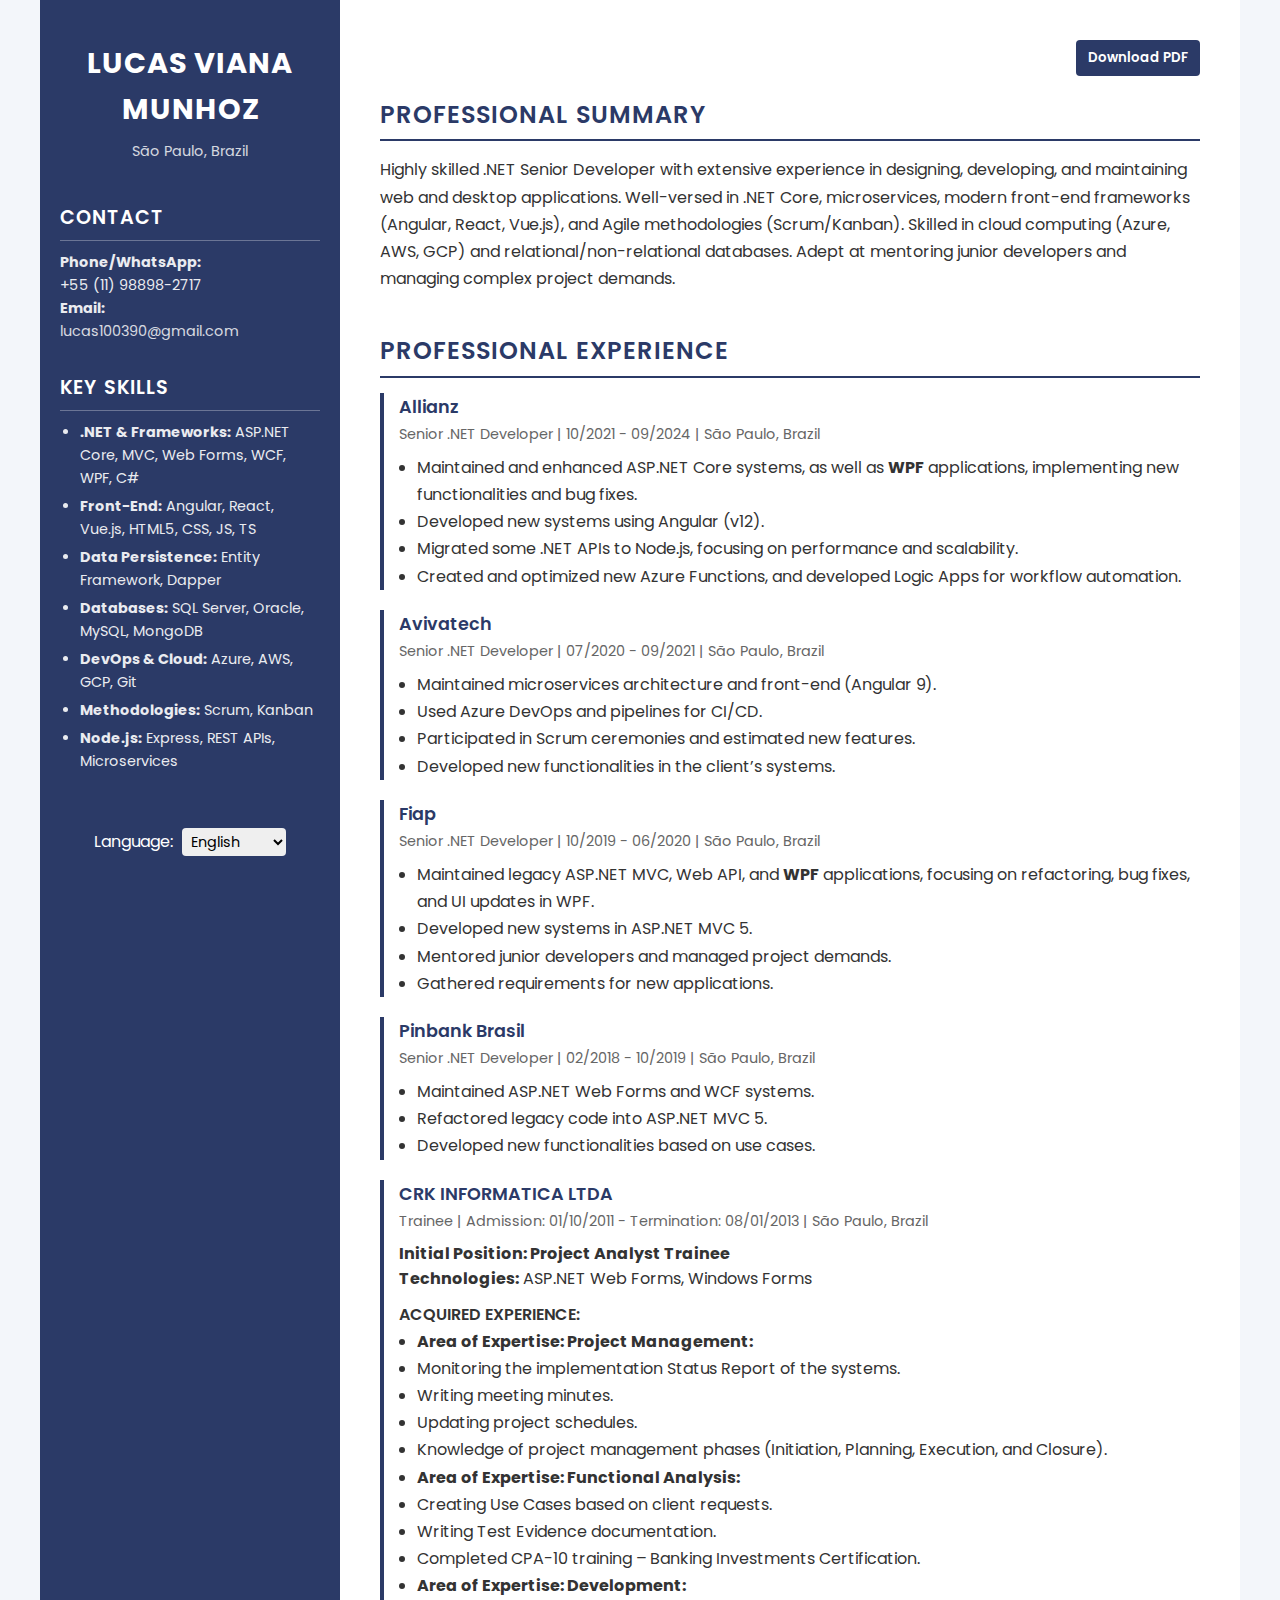
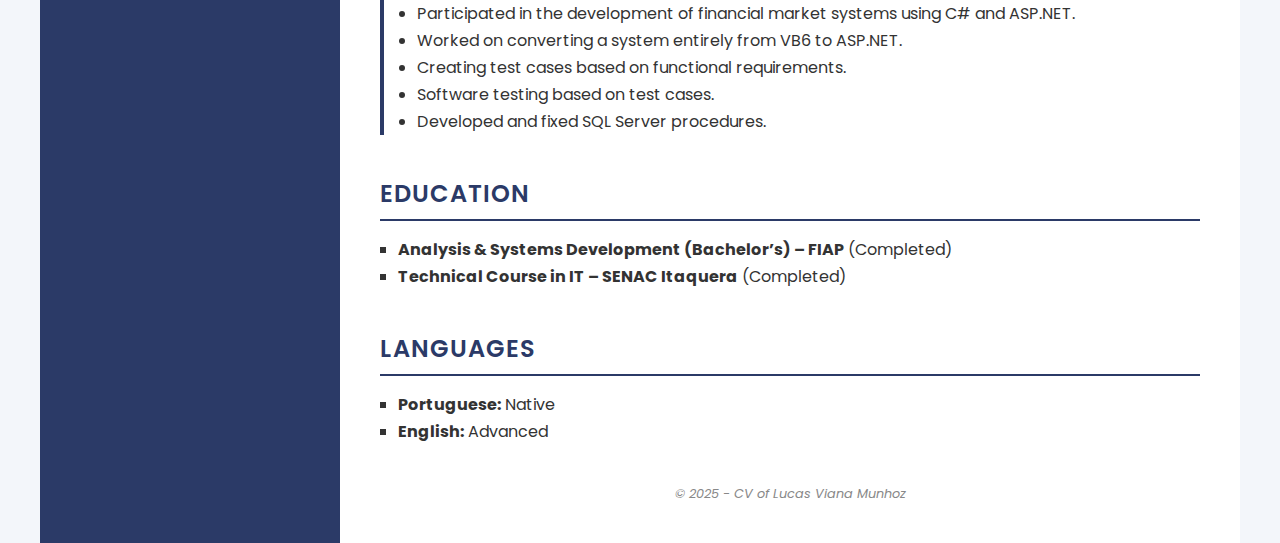
<file: index.html>
<!DOCTYPE html>
<html lang="en">
<head>
  <meta charset="UTF-8" />
  <title>CV - Lucas Viana Munhoz</title>
  <!-- Google Fonts -->
  <link rel="preconnect" href="https://fonts.gstatic.com" />
  <link
    href="https://fonts.googleapis.com/css2?family=Poppins:wght@300;400;600;700&display=swap"
    rel="stylesheet"
  />
  <style>
    /* RESET E FONTE */
    * {
      margin: 0;
      padding: 0;
      box-sizing: border-box;
      font-family: "Poppins", sans-serif;
    }

    body {
      background: #f3f6fa; /* cor de fundo suave */
      color: #333;
      line-height: 1.6;
    }

    /* CONTAINER GERAL */
    .container {
      display: flex;
      max-width: 1200px;
      margin: 0 auto;
      min-height: 100vh; /* ocupa altura total */
    }

    /* BARRA LATERAL (ESQUERDA) */
    .sidebar {
      width: 300px;
      background: #2b3a67; /* cor principal */
      color: #fff;
      padding: 40px 20px;
      display: flex;
      flex-direction: column;
      justify-content: start;
    }

    /* NOME E LOCALIZAÇÃO NO TOPO DA SIDEBAR */
    .profile-header {
      margin-bottom: 40px;
      text-align: center;
    }
    .profile-header h1 {
      font-size: 1.8rem;
      margin-bottom: 8px;
      text-transform: uppercase;
      letter-spacing: 1px;
      font-weight: 700;
    }
    .profile-header p {
      font-size: 0.9rem;
      opacity: 0.8;
    }

    /* CONTATO, HABILIDADES, ETC. NA SIDEBAR */
    .sidebar-section {
      margin-bottom: 30px;
    }
    .sidebar-section h2 {
      font-size: 1.2rem;
      margin-bottom: 10px;
      font-weight: 600;
      border-bottom: 1px solid rgba(255,255,255,0.3);
      padding-bottom: 6px;
      text-transform: uppercase;
      letter-spacing: 1px;
    }
    .sidebar-section p,
    .sidebar-section li,
    .sidebar-section a {
      font-size: 0.9rem;
      color: #fff; /* texto branco */
      opacity: 0.9;
    }
    .sidebar-section a {
      text-decoration: none;
      color: #fff;
    }
    .sidebar-section a:hover {
      text-decoration: underline;
    }
    .sidebar-section ul {
      list-style-type: disc;
      margin-left: 20px;
      margin-top: 10px;
    }
    .sidebar-section li {
      margin-bottom: 5px;
    }

    /* BOTÃO/SELECT DE IDIOMA NO RODAPÉ DA SIDEBAR */
    .lang-select {
      margin-top: 20px;
      text-align: center;
    }
    .lang-select label {
      margin-right: 5px;
    }
    .lang-select select {
      padding: 3px 5px;
      border-radius: 4px;
      border: none;
      font-size: 0.9rem;
      cursor: pointer;
    }

    /* ÁREA PRINCIPAL (DIREITA) */
    .main-content {
      flex: 1;
      background: #fff;
      padding: 40px;
      overflow-y: auto; /* scroll se precisar */
    }

    /* BOTÃO DE DOWNLOAD PDF (SIMPLES) */
    .download-section {
      text-align: right;
      margin-bottom: 20px;
    }
    .download-section button {
      background: #2b3a67;
      color: #fff;
      border: none;
      padding: 8px 12px;
      border-radius: 4px;
      cursor: pointer;
      font-weight: 600;
    }
    .download-section button:hover {
      background: #1e2b4a;
    }

    /* TÍTULOS DAS SESSÕES NO MAIN */
    .main-section {
      margin-bottom: 40px;
    }
    .main-section h2 {
      font-size: 1.5rem;
      font-weight: 600;
      margin-bottom: 15px;
      color: #2b3a67;
      text-transform: uppercase;
      letter-spacing: 1px;
      border-bottom: 2px solid #2b3a67;
      padding-bottom: 5px;
      margin-top: 10px;
    }

    /* SUMÁRIO PROFISSIONAL */
    .summary p {
      margin-top: 10px;
      line-height: 1.7;
    }

    /* EXPERIÊNCIA LISTADA EM CARDS SIMPLES */
    .experience-card {
      margin-bottom: 20px;
      border-left: 4px solid #2b3a67;
      padding-left: 15px;
    }
    .experience-card h3 {
      font-size: 1.1rem;
      font-weight: 600;
      color: #2b3a67;
      margin-bottom: 2px;
    }
    .experience-meta {
      font-size: 0.9rem;
      color: #666;
      margin-bottom: 8px;
    }
    .experience-card ul {
      margin-left: 18px;
      list-style-type: disc;
      line-height: 1.7;
    }

    /* EDUCAÇÃO & IDIOMAS */
    .education ul,
    .languages ul {
      list-style-type: square;
      margin-left: 18px;
      line-height: 1.7;
      margin-top: 10px;
    }

    /* RODAPÉ GERAL (FORA DA SIDEBAR) */
    .footer {
      margin-top: 40px;
      font-size: 0.8rem;
      text-align: center;
      color: #888;
      font-style: italic;
    }
    .footer p {
      line-height: 1.4;
    }

    /* BLOCO DE CONTATO QUE APARECE SÓ NO PDF */
    .contact-summary-print {
      display: none; /* escondido na tela normal */
      margin-bottom: 20px;
      padding: 20px;
      border-bottom: 2px solid #000;
    }
    .contact-summary-print h1 {
      font-size: 1.8rem;
      margin-bottom: 8px;
      text-transform: uppercase;
      letter-spacing: 1px;
      font-weight: 700;
    }
    .contact-summary-print p {
      font-size: 1rem;
      margin: 5px 0;
    }

    /* RESPONSIVO */
    @media (max-width: 900px) {
      .container {
        flex-direction: column;
      }
      .sidebar {
        width: 100%;
        flex-direction: row;
        align-items: start;
        justify-content: space-between;
        height: auto;
        padding: 20px;
      }
      .profile-header {
        text-align: left;
        margin-bottom: 0;
      }
      .sidebar-section {
        display: none; /* esconde, se quiser menu hamburguer etc. */
      }
      .lang-select {
        display: none; /* ou adequar responsivo */
      }
      .main-content {
        padding: 20px;
      }
    }

    .skills-summary-print {
        display: none;
    }

    /* APARÊNCIA NO PDF */
    @media print {
      /* Força fundo branco e texto escuro no PDF */
      body {
        background: #fff !important;
        color: #000 !important;
        -webkit-print-color-adjust: exact;
        print-color-adjust: exact;
      }
      @page {
        margin: 20mm;
      }
      /* Oculta a sidebar no PDF */
      .sidebar {
        display: none !important;
      }
      .container {
        display: block !important;
        width: 100% !important;
      }
      .main-content {
        width: 100% !important;
        padding: 0 20px !important;
      }
      .download-section {
        display: none !important;
      }
      /* Exibe o bloco de contato apenas no PDF */
      .contact-summary-print {
        display: block !important;
      }  
      .skills-summary-print {
            display: block !important;
            margin-bottom: 20px; /* se quiser espaçamento */
      }
    }
  </style>
</head>
<body>
  <div class="container">

    <!-- BARRA LATERAL ESQUERDA -->
    <aside class="sidebar">
      <!-- Cabeçalho (nome e localização) -->
      <div class="profile-header">
        <!-- Já em Inglês (padrão) -->
        <h1>Lucas Viana Munhoz</h1>
        <p id="text-location">São Paulo, Brazil</p>
      </div>

      <!-- Seção de Contato -->
      <div class="sidebar-section">
        <h2 id="text-contactTitle">Contact</h2>
        <p>
          <strong id="text-phoneLabel">Phone/WhatsApp:</strong><br />
          +55 (11) 98898-2717
        </p>
        <p>
          <strong id="text-emailLabel">Email:</strong><br />
          <a href="mailto:lucas100390@gmail.com">lucas100390@gmail.com</a>
        </p>
      </div>

      <!-- Seção de Skills -->
      <div class="sidebar-section skills">
        <h2 id="text-keySkillsTitle">Key Skills</h2>
        <ul id="text-keySkillsList">
          <!-- Incluí WPF junto ao .NET -->
          <li id="text-skill1">
            <strong>.NET &amp; Frameworks:</strong> ASP.NET Core, MVC, Web Forms, WCF, WPF, C#
          </li>
          <li id="text-skill2">
            <strong>Front-End:</strong> Angular, React, Vue.js, HTML5, CSS, JS, TS
          </li>
          <li id="text-skill3">
            <strong>Data Persistence:</strong> Entity Framework, Dapper
          </li>
          <li id="text-skill4">
            <strong>Databases:</strong> SQL Server, Oracle, MySQL, MongoDB
          </li>
          <li id="text-skill5">
            <strong>DevOps &amp; Cloud:</strong> Azure, AWS, GCP, Git
          </li>
          <li id="text-skill6">
            <strong>Methodologies:</strong> Scrum, Kanban
          </li>
          <!-- Criei um novo bullet para Node.js -->
          <li id="text-skill7">
            <strong>Node.js:</strong> Express, REST APIs, Microservices
          </li>
        </ul>
      </div>

      <!-- Selector de Idioma -->
      <div class="lang-select">
        <label for="langSwitcher">Language:</label>
        <select id="langSwitcher">
          <option value="en" selected>English</option>
          <option value="pt">Português</option>
        </select>
      </div>
    </aside>

    <!-- CONTEÚDO PRINCIPAL DIREITA -->
    <main class="main-content">
      <!-- Botão de Download PDF -->
      <section class="download-section">
        <button onclick="window.print()">Download PDF</button>
      </section>

      <!-- Bloco de contato só para PDF (inicialmente em inglês) -->
      <section class="contact-summary-print">
        <h1>Lucas Viana Munhoz</h1>
        <p><strong>Location:</strong> <span id="text-location-print">São Paulo, Brazil</span></p>
        <p><strong id="text-phoneLabel-print">Phone/WhatsApp:</strong> +55 (11) 98898-2717</p>
        <p><strong id="text-emailLabel-print">Email:</strong> lucas100390@gmail.com</p>
      </section>

      <section class="skills-summary-print">
        <h2 id="print-keySkillsTitle">Key Skills</h2>
        <ul id="print-keySkillsList">
          <li id="text-skill1">
            <strong>.NET &amp; Frameworks:</strong> ASP.NET Core, MVC, Web Forms, WCF, WPF, C#
          </li>
          <li id="text-skill2">
            <strong>Front-End:</strong> Angular, React, Vue.js, HTML5, CSS, JS, TS
          </li>
          <li id="text-skill3">
            <strong>Data Persistence:</strong> Entity Framework, Dapper
          </li>
          <li id="text-skill4">
            <strong>Databases:</strong> SQL Server, Oracle, MySQL, MongoDB
          </li>
          <li id="text-skill5">
            <strong>DevOps &amp; Cloud:</strong> Azure, AWS, GCP, Git
          </li>
          <li id="text-skill6">
            <strong>Methodologies:</strong> Scrum, Kanban
          </li>
          <li id="text-skill7">
            <strong>Node.js:</strong> Express, REST APIs, Microservices
          </li>
        </ul>
      </section>

      <!-- Resumo Profissional (em inglês) -->
      <section class="main-section summary">
        <h2 id="text-summaryTitle">Professional Summary</h2>
        <p id="text-summaryContent">
          Highly skilled .NET Senior Developer with extensive experience in designing,
          developing, and maintaining web and desktop applications. Well-versed in
          .NET Core, microservices, modern front-end frameworks (Angular, React, Vue.js),
          and Agile methodologies (Scrum/Kanban). Skilled in cloud computing (Azure, AWS,
          GCP) and relational/non-relational databases. Adept at mentoring junior developers
          and managing complex project demands.
        </p>
      </section>

      <!-- EXPERIÊNCIA PROFISSIONAL -->
      <section class="main-section">
        <h2 id="text-experienceTitle">Professional Experience</h2>

        <!-- ALLIANZ (HTML base em inglês) -->
        <div class="experience-card">
            <h3>Allianz</h3>
            <div class="experience-meta" id="text-allianzMeta">
              Senior .NET Developer | 10/2021 - 09/2024 | São Paulo, Brazil
            </div>
            <ul>
              <li id="text-allianz1">
                Maintained and enhanced ASP.NET Core systems, as well as <strong>WPF</strong> applications, implementing new functionalities and bug fixes.
              </li>
              <li id="text-allianz2">
                Developed new systems using Angular (v12).
              </li>
              <li id="text-allianz3">
                Migrated some .NET APIs to Node.js, focusing on performance and scalability.
              </li>
              <li id="text-allianz4">
                Created and optimized new Azure Functions, and developed Logic Apps for workflow automation.
              </li>
            </ul>
          </div>

        <!-- AVIVATECH -->
        <div class="experience-card">
          <h3>Avivatech</h3>
          <div class="experience-meta" id="text-avivatechMeta">
            Senior .NET Developer | 07/2020 - 09/2021 | São Paulo, Brazil
          </div>
          <ul>
            <li id="text-avivatech1">Maintained microservices architecture and front-end (Angular 9).</li>
            <li id="text-avivatech2">Used Azure DevOps and pipelines for CI/CD.</li>
            <li id="text-avivatech3">Participated in Scrum ceremonies and estimated new features.</li>
            <li id="text-avivatech4">Developed new functionalities in the client’s systems.</li>
          </ul>
        </div>

        <!-- FIAP -->
        <div class="experience-card">
            <h3>Fiap</h3>
            <div class="experience-meta" id="text-fiapMeta">
              Senior .NET Developer | 10/2019 - 06/2020 | São Paulo, Brazil
            </div>
            <ul>
              <li id="text-fiap1">
                Maintained legacy ASP.NET MVC, Web API, and <strong>WPF</strong> applications, 
                focusing on refactoring, bug fixes, and UI updates in WPF.
              </li>
              <li id="text-fiap2">
                Developed new systems in ASP.NET MVC 5.
              </li>
              <li id="text-fiap3">
                Mentored junior developers and managed project demands.
              </li>
              <li id="text-fiap4">
                Gathered requirements for new applications.
              </li>
            </ul>
          </div>

        <!-- PINBANK -->
        <div class="experience-card">
          <h3>Pinbank Brasil</h3>
          <div class="experience-meta" id="text-pinbankMeta">
            Senior .NET Developer | 02/2018 - 10/2019 | São Paulo, Brazil
          </div>
          <ul>
            <li id="text-pinbank1">Maintained ASP.NET Web Forms and WCF systems.</li>
            <li id="text-pinbank2">Refactored legacy code into ASP.NET MVC 5.</li>
            <li id="text-pinbank3">Developed new functionalities based on use cases.</li>
          </ul>
        </div>

        <!-- ... (demais experiências, todas em inglês no HTML base) ... -->

        <!-- CRK INFORMÁTICA -->
        <div class="experience-card">
            <h3>CRK INFORMATICA LTDA</h3>
            <div class="experience-meta" id="text-crkDataRange">
               Trainee | Admission: 01/10/2011 - Termination: 08/01/2013 | São Paulo, Brazil
            </div>
            <p>
              <strong id="text-crkPosition">Initial Position: Project Analyst Trainee</strong>
            </p>
            <p id="text-crkTechStack" >
              <strong>Technologies:</strong> ASP.NET Web Forms, Windows Forms
            </p>
            <p style="margin-top:10px; font-weight:600;" id="text-crkExpTitle">
              ACQUIRED EXPERIENCE:
            </p>
            <ul id="text-crkResponsibilities">
              <li styles="font-weight:bolder;"><strong>Area of Expertise: Project Management:</strong></li>
              <li>Monitoring the implementation Status Report of the systems.</li>
              <li>Writing meeting minutes.</li>
              <li>Updating project schedules.</li>
              <li>Knowledge of project management phases (Initiation, Planning, Execution, and Closure).</li>
              <li styles="font-weight:bolder;"><strong>Area of Expertise: Functional Analysis:</strong></li>
              <li>Creating Use Cases based on client requests.</li>
              <li>Writing Test Evidence documentation.</li>
              <li>Completed CPA-10 training – Banking Investments Certification.</li>
              <li styles="font-weight:bolder;"><strong>Area of Expertise: Development:</strong></li>
              <li>Participated in the development of financial market systems using C# and ASP.NET.</li>
              <li>Worked on converting a system entirely from VB6 to ASP.NET.</li>
              <li>Creating test cases based on functional requirements.</li>
              <li>Software testing based on test cases.</li>
              <li>Developed and fixed SQL Server procedures.</li>
            </ul>
          </div>
      </section>

      <!-- EDUCAÇÃO (EM INGLÊS) -->
      <section class="main-section education">
        <h2 id="text-educationTitle">Education</h2>
        <ul id="text-educationList">
          <li><strong>Analysis &amp; Systems Development (Bachelor’s) – FIAP</strong> (Completed)</li>
          <li><strong>Technical Course in IT – SENAC Itaquera</strong> (Completed)</li>
        </ul>
      </section>

      <!-- IDIOMAS (EM INGLÊS) -->
      <section class="main-section languages">
        <h2 id="text-languagesTitle">Languages</h2>
        <ul id="text-languagesList">
          <li><strong>Portuguese:</strong> Native</li>
          <li><strong>English:</strong> Advanced</li>
        </ul>
      </section>

      <!-- RODAPÉ GERAL -->
      <div class="footer">
        <p id="text-footer">© 2025 - CV of Lucas Viana Munhoz </p>
      </div>
    </main>
  </div>

  <!-- SCRIPT DE TRADUÇÃO SIMPLES -->
  <script>
    // Objeto com traduções EN e PT
    const translations = {
      en: {
        // Localização
        "text-location": "São Paulo, Brazil",
        // Para o bloco de contato do PDF
        "text-location-print": "São Paulo, Brazil",
        "text-phoneLabel-print": "Phone/WhatsApp:",
        "text-emailLabel-print": "Email:",

        // Contato e labels básicos
        "text-contactTitle": "Contact",
        "text-phoneLabel": "Phone/WhatsApp:",
        "text-emailLabel": "Email:",
        "text-summaryTitle": "Professional Summary",
        "text-summaryContent":
        "Highly skilled .NET Senior Developer with extensive experience in designing, "+
        "developing, and maintaining web and desktop applications. Well-versed in "+
        ".NET Core, microservices, modern front-end frameworks (Angular, React, Vue.js), "+
        "and Agile methodologies (Scrum/Kanban). Skilled in cloud computing (Azure, AWS, "+
        "GCP) and relational/non-relational databases. Adept at mentoring junior developers "+
        "and managing complex project demands. Interested in opportunities to leverage "+
        "expertise in Europe.",
        "text-keySkillsTitle": "Key Skills",
        "text-skill1": ".NET & Frameworks: ASP.NET Core, MVC, Web Forms, WCF, WPF, C#",
        "text-skill2": "Front-End: Angular, React, Vue.js, HTML5, CSS, JavaScript, TypeScript",
        "text-skill3": "Data Persistence: Entity Framework, Dapper",
        "text-skill4": "Databases: SQL Server, Oracle, MySQL, MongoDB",
        "text-skill5": "DevOps & Cloud: Azure, AWS, GCP, Git",
        "text-skill6": "Methodologies: Scrum, Kanban",
        "text-skill7": "Node.js: Express, REST APIs, Microservices",
        "text-experienceTitle": "Professional Experience",
        "text-educationTitle": "Education",
        "text-languagesTitle": "Languages",
        "text-footer": "© 2025 - CV of Lucas Viana Munhoz",

        // Allianz
        "text-allianzMeta": "Senior .NET Developer | 07/2020 - 09/2024 | São Paulo, Brazil",
        "text-allianz1": "  Maintained and enhanced ASP.NET Core systems, as well as <strong>WPF</strong> applications, implementing new functionalities and bug fixes.",
        "text-allianz2": "Developed new systems using Angular (v12).",
        "text-allianz3": "Created and optimized new Azure Functions.",
        "text-allianz4": "Developed Logic Apps for workflow automation.",

        // Avivatech
        "text-avivatechMeta": "Senior .NET Developer | 07/2020 - 09/2021 | São Paulo, Brazil",
        "text-avivatech1": "Maintained microservices architecture and front-end (Angular 9).",
        "text-avivatech2": "Used Azure DevOps and pipelines for CI/CD.",
        "text-avivatech3": "Participated in Scrum ceremonies and estimated new features.",
        "text-avivatech4": "Developed new functionalities in the client’s systems.",

        // Fiap
        "text-fiapMeta": "Senior .NET Developer | 10/2019 - 06/2020 | São Paulo, Brazil",
        "text-fiap1": "Maintained legacy ASP.NET MVC, Web API, and <strong>WPF</strong> applications, focusing on refactoring, bug fixes, and UI updates in WPF.",
        "text-fiap2": "Developed new systems in ASP.NET MVC 5.",
        "text-fiap3": "Mentored junior developers and managed project demands.",
        "text-fiap4": "Gathered requirements for new applications.",

        // Pinbank
        "text-pinbankMeta": "Senior .NET Developer | 02/2018 - 10/2019 | São Paulo, Brazil",
        "text-pinbank1": "Maintained ASP.NET Web Forms and WCF systems.",
        "text-pinbank2": "Refactored legacy code into ASP.NET MVC 5.",
        "text-pinbank3": "Developed new functionalities based on use cases.",

        // Ness
        "text-nessMeta": "Mid-Level .NET Developer | 07/2017 - 08/2018 | São Paulo, Brazil",
        "text-ness1": "Developed systems for healthcare (Fidi, Alliar) and education (Enem, Encceja).",
        "text-ness2": "Created services to optimize tasks.",
        "text-ness3": "Worked with Angular 9, React Native, ASP.NET MVC, and DDD patterns.",

        // Kraft
        "text-kraftMeta": "Senior .NET Developer | 11/2016 - 07/2017 | São Paulo, Brazil",
        "text-kraft1": "Developed Cinemark media management platform (ASP.NET MVC).",
        "text-kraft2": "Gathered requirements with clients for new demands.",
        "text-kraft3": "Created WCF services and relevant documentation.",

        // Atacado
        "text-atacadoMeta": "Senior .NET Developer | 04/2016 - 11/2016 | São Paulo, Brazil",
        "text-atacado1": "Maintained and enhanced e-commerce platform.",
        "text-atacado2": "Integrated MOIP payment API.",
        "text-atacado3": "Developed services for daily database updates.",

        // Capgemini
        "text-capgeminiMeta": "Senior .NET Developer | 01/2016 - 04/2016 | São Paulo, Brazil",
        "text-capgemini1": "Developed custom software for the Fire Department using ASP.NET MVC.",
        "text-capgemini2": "Worked with CSS, JavaScript, jQuery for front-end interfaces.",
        "text-capgemini3": "Implemented Domain-Driven Design and use-case driven development.",

        // SA365
        "text-sa365Meta": "Development Intern | 08/2015 - 01/2016 | São Paulo, Brazil",
        "text-sa3651": "Created new websites using ASP.NET MVC.",
        "text-sa3652": "Maintained sites built in PHP and Ruby.",
        "text-sa3653": "Updated C# web content.",

        // Imagem
        "text-imagemMeta": "Mid-Level Web Developer | 07/2014 - 07/2015 | São Paulo, Brazil",
        "text-imagem1": "Created newsletters and new websites using ASP.NET MVC.",
        "text-imagem2": "Modified web content in C#.",
        "text-imagem3": "Maintained legacy ASP code.",

        // Nextt
        "text-nexttMeta": "Development Intern | 12/2013 - 07/2014 | São Paulo, Brazil",
        "text-nextt1": "Fixed bugs in existing systems.",
        "text-nextt2": "Developed a demand-control system using ASP.NET Web Forms.",

        // CRK
        "text-crkDataRange": "Trainee | Admission: 01/10/2011 - Termination: 08/01/2013 | São Paulo, Brazil",
        "text-crkPosition": "Initial Position: Project Analyst Trainee",
        "text-crkTechStack": "Technologies: ASP.NET Web Forms, Windows Forms",
        "text-crkExpTitle": "ACQUIRED EXPERIENCE:",
        "crk1": "Area of Expertise: Project Management:",
        "crk2": "Monitoring the implementation Status Report of the systems.",
        "crk3": "Writing meeting minutes.",
        "crk4": "Updating project schedules.",
        "crk5": "Knowledge of project management phases (Initiation, Planning, Execution, and Closure).",
        "crk6": "Area of Expertise: Functional Analysis:",
        "crk7": "Creating Use Cases based on client requests.",
        "crk8": "Writing Test Evidence documentation.",
        "crk9": "Completed CPA-10 training – Banking Investments Certification.",
        "crk10": "Area of Expertise: Development:",
        "crk11": "Participated in the development of financial market systems using C# and ASP.NET.",
        "crk12": "Worked on converting a system entirely from VB6 to ASP.NET.",
        "crk13": "Creating test cases based on functional requirements.",
        "crk14": "Software testing based on test cases.",
        "crk15": "Developed and fixed SQL Server procedures."
      },
      pt: {
        // Localização
        "text-location": "São Paulo, Brasil",
        // Para o bloco de contato do PDF
        "text-location-print": "São Paulo, Brasil",
        "text-phoneLabel-print": "Telefone/WhatsApp:",
        "text-emailLabel-print": "Email:",

        // Contato e labels básicos
        "text-contactTitle": "Contato",
        "text-phoneLabel": "Telefone/WhatsApp:",
        "text-emailLabel": "Email:",
        "text-summaryTitle": "Resumo Profissional",
        "text-summaryContent":
          "Desenvolvedor .NET Sênior altamente qualificado, com ampla experiência em "+
          "projetar, desenvolver e manter aplicações web e desktop. Domínio em "+
          ".NET Core, microsserviços e frameworks front-end modernos (Angular, React, Vue.js), "+
          "além de metodologias ágeis (Scrum/Kanban). Experiência em computação em nuvem "+
          "(Azure, AWS, GCP) e bancos de dados relacionais e não relacionais. Hábil em mentorar "+
          "desenvolvedores juniores e gerenciar demandas de projetos complexos",
        "text-keySkillsTitle": "Principais Competências",
        // Skills
        "text-skill1": ".NET & Frameworks: ASP.NET Core, MVC, Web Forms, WCF, WPF, C#",
        "text-skill2": "Front-End: Angular, React, Vue.js, HTML5, CSS, JavaScript, TypeScript",
        "text-skill3": "Persistência de Dados: Entity Framework, Dapper",
        "text-skill4": "Bancos de Dados: SQL Server, Oracle, MySQL, MongoDB",
        "text-skill5": "DevOps & Nuvem: Azure, AWS, GCP, Git",
        "text-skill6": "Metodologias: Scrum, Kanban",
        "text-skill7": "Node.js: Express, REST APIs, Microsserviços",
        "text-experienceTitle": "Experiência Profissional",
        "text-educationTitle": "Formação",
        "text-languagesTitle": "Idiomas",
        "text-footer": "© 2025 - CV de Lucas Viana Munhoz ",

        // Allianz
        "text-allianzMeta": "Desenvolvedor .NET Sênior | 07/2020 - 09/2024 | São Paulo, Brasil",
        "text-allianz1": "Realizou manutenção e aprimoramentos em sistemas ASP.NET Core.",
        "text-allianz2": "Desenvolveu novos sistemas utilizando Angular (v12).",
        "text-allianz3": "Criou e otimizou novas Azure Functions.",
        "text-allianz4": "Desenvolveu Logic Apps para automação de fluxos de trabalho.",

        // Avivatech
        "text-avivatechMeta": "Desenvolvedor .NET Sênior | 07/2020 - 09/2021 | São Paulo, Brasil",
        "text-avivatech1": "Manteve arquitetura de microsserviços e front-end (Angular 9).",
        "text-avivatech2": "Utilizou Azure DevOps e pipelines para CI/CD.",
        "text-avivatech3": "Participou de cerimônias Scrum e estimou novas funcionalidades.",
        "text-avivatech4": "Desenvolveu novas funcionalidades nos sistemas do cliente.",

        // Fiap
        "text-fiapMeta": "Desenvolvedor .NET Sênior | 10/2019 - 06/2020 | São Paulo, Brasil",
        "text-fiap1": "Manteve aplicações legadas em ASP.NET MVC, Web API e <strong>WPF</strong>, com foco em refatoração, correções de bugs e atualizações de interface em WPF.",
        "text-fiap2": "Desenvolveu novos sistemas em ASP.NET MVC 5.",
        "text-fiap3": "Mentorou desenvolvedores juniores e gerenciou demandas de projeto.",
        "text-fiap4": "Levantou requisitos para novas aplicações.",

        // Pinbank
        "text-pinbankMeta": "Desenvolvedor .NET Sênior | 02/2018 - 10/2019 | São Paulo, Brasil",
        "text-pinbank1": "Manteve sistemas ASP.NET Web Forms e WCF.",
        "text-pinbank2": "Refatorou código legado para ASP.NET MVC 5.",
        "text-pinbank3": "Desenvolveu novas funcionalidades com base em casos de uso.",

        // Ness
        "text-nessMeta": "Desenvolvedor .NET Pleno | 07/2017 - 08/2018 | São Paulo, Brasil",
        "text-ness1": "Desenvolveu sistemas para saúde (Fidi, Alliar) e educação (Enem, Encceja).",
        "text-ness2": "Criou serviços para otimizar tarefas.",
        "text-ness3": "Trabalhou com Angular 9, React Native, ASP.NET MVC e padrões DDD.",

        // Kraft
        "text-kraftMeta": "Desenvolvedor .NET Sênior | 11/2016 - 07/2017 | São Paulo, Brasil",
        "text-kraft1": "Desenvolveu plataforma de gestão de mídias para Cinemark (ASP.NET MVC).",
        "text-kraft2": "Alinhou requisitos com clientes para novas demandas.",
        "text-kraft3": "Criou serviços WCF e documentação relevante.",

        // Atacado
        "text-atacadoMeta": "Desenvolvedor .NET Sênior | 04/2016 - 11/2016 | São Paulo, Brasil",
        "text-atacado1": "Manteve e aprimorou plataforma de e-commerce.",
        "text-atacado2": "Integração da API de pagamento MOIP.",
        "text-atacado3": "Desenvolveu serviços para atualizações diárias de banco de dados.",

        // Capgemini
        "text-capgeminiMeta": "Desenvolvedor .NET Sênior | 01/2016 - 04/2016 | São Paulo, Brasil",
        "text-capgemini1": "Desenvolveu software sob medida para o Corpo de Bombeiros em ASP.NET MVC.",
        "text-capgemini2": "Trabalhou com CSS, JavaScript e jQuery no front-end.",
        "text-capgemini3": "Implementou Design Orientado a Domínio e desenvolvimento guiado por casos de uso.",

        // SA365
        "text-sa365Meta": "Estagiário de Desenvolvimento | 08/2015 - 01/2016 | São Paulo, Brasil",
        "text-sa3651": "Criou novos sites usando ASP.NET MVC.",
        "text-sa3652": "Manteve sites em PHP e Ruby.",
        "text-sa3653": "Atualizou conteúdo web em C#.",

        // Imagem
        "text-imagemMeta": "Desenvolvedor Web Pleno | 07/2014 - 07/2015 | São Paulo, Brasil",
        "text-imagem1": "Criou newsletters e novos sites em ASP.NET MVC.",
        "text-imagem2": "Alterou conteúdo web em C#.",
        "text-imagem3": "Manteve código legado em ASP.",

        // Nextt
        "text-nexttMeta": "Estagiário de Desenvolvimento | 12/2013 - 07/2014 | São Paulo, Brasil",
        "text-nextt1": "Corrigiu bugs em sistemas existentes.",
        "text-nextt2": "Desenvolveu sistema de controle de demandas em ASP.NET Web Forms.",

        // CRK
        "text-crkDataRange": "Trainee | Admissão: 01/10/2011 - Término: 08/01/2013 | São Paulo, Brasil",
        "text-crkPosition": "Posição Inicial: Trainee de Analista de Projetos",
        "text-crkTechStack": "Tecnologias: ASP.NET Web Forms, Windows Forms",
        "text-crkExpTitle": "EXPERIÊNCIA ADQUIRIDA:",
        "crk1": "Área de Atuação: Gestão de Projetos:",
        "crk2": "Monitorando o Status Report de implantação dos sistemas.",
        "crk3": "Elaboração de atas de reunião.",
        "crk4": "Atualização de cronogramas de projeto.",
        "crk5": "Conhecimentos das fases de gerenciamento de projetos (Iniciação, Planejamento, Execução e Encerramento).",
        "crk6": "Área de Atuação: Análise Funcional:",
        "crk7": "Criação de Casos de Uso baseados em solicitações de clientes.",
        "crk8": "Elaboração de documentação de Evidência de Teste.",
        "crk9": "Curso CPA-10 – Certificação de Investimentos Bancários concluído.",
        "crk10": "Área de Atuação: Desenvolvimento:",
        "crk11": "Participação no desenvolvimento de sistemas para o mercado financeiro utilizando C# e ASP.NET.",
        "crk12": "Conversão de um sistema inteiro de VB6 para ASP.NET.",
        "crk13": "Criação de casos de teste baseados em requisitos funcionais.",
        "crk14": "Testes de software baseados em casos de teste.",
        "crk15": "Desenvolvimento e correção de procedures em SQL Server."
      }
    };

    function switchLanguage(lang) {
      // 1) Trocar conteúdo para todos os IDs mapeados
      for (const key in translations[lang]) {
        const element = document.getElementById(key);
        if (element) {
          element.textContent = translations[lang][key];
        }
      }

 
      const crkItems = [
        "crk1","crk2","crk3","crk4","crk5","crk6","crk7","crk8","crk9","crk10",
        "crk11","crk12","crk13","crk14","crk15"
      ];
      const crkUl = document.getElementById("text-crkResponsibilities");
      if (crkUl) {
        const liElements = crkUl.querySelectorAll("li");
        liElements.forEach((li, index) => {
          if (index < crkItems.length) {
            li.textContent = translations[lang][crkItems[index]];
          }
        });
      }

      // 3) Sincronizar dados de contato no PDF
      const locationPrint = document.getElementById("text-location-print");
      const phoneLabelPrint = document.getElementById("text-phoneLabel-print");
      const emailLabelPrint = document.getElementById("text-emailLabel-print");
      if (locationPrint && translations[lang]["text-location-print"]) {
        locationPrint.textContent = translations[lang]["text-location-print"];
      }
      if (phoneLabelPrint && translations[lang]["text-phoneLabel-print"]) {
        phoneLabelPrint.textContent = translations[lang]["text-phoneLabel-print"];
      }
      if (emailLabelPrint && translations[lang]["text-emailLabel-print"]) {
        emailLabelPrint.textContent = translations[lang]["text-emailLabel-print"];
      }
    }

 
    document.getElementById("langSwitcher").addEventListener("change", function () {
      switchLanguage(this.value);
    });
 
  </script>
</body>
</html>
</file>
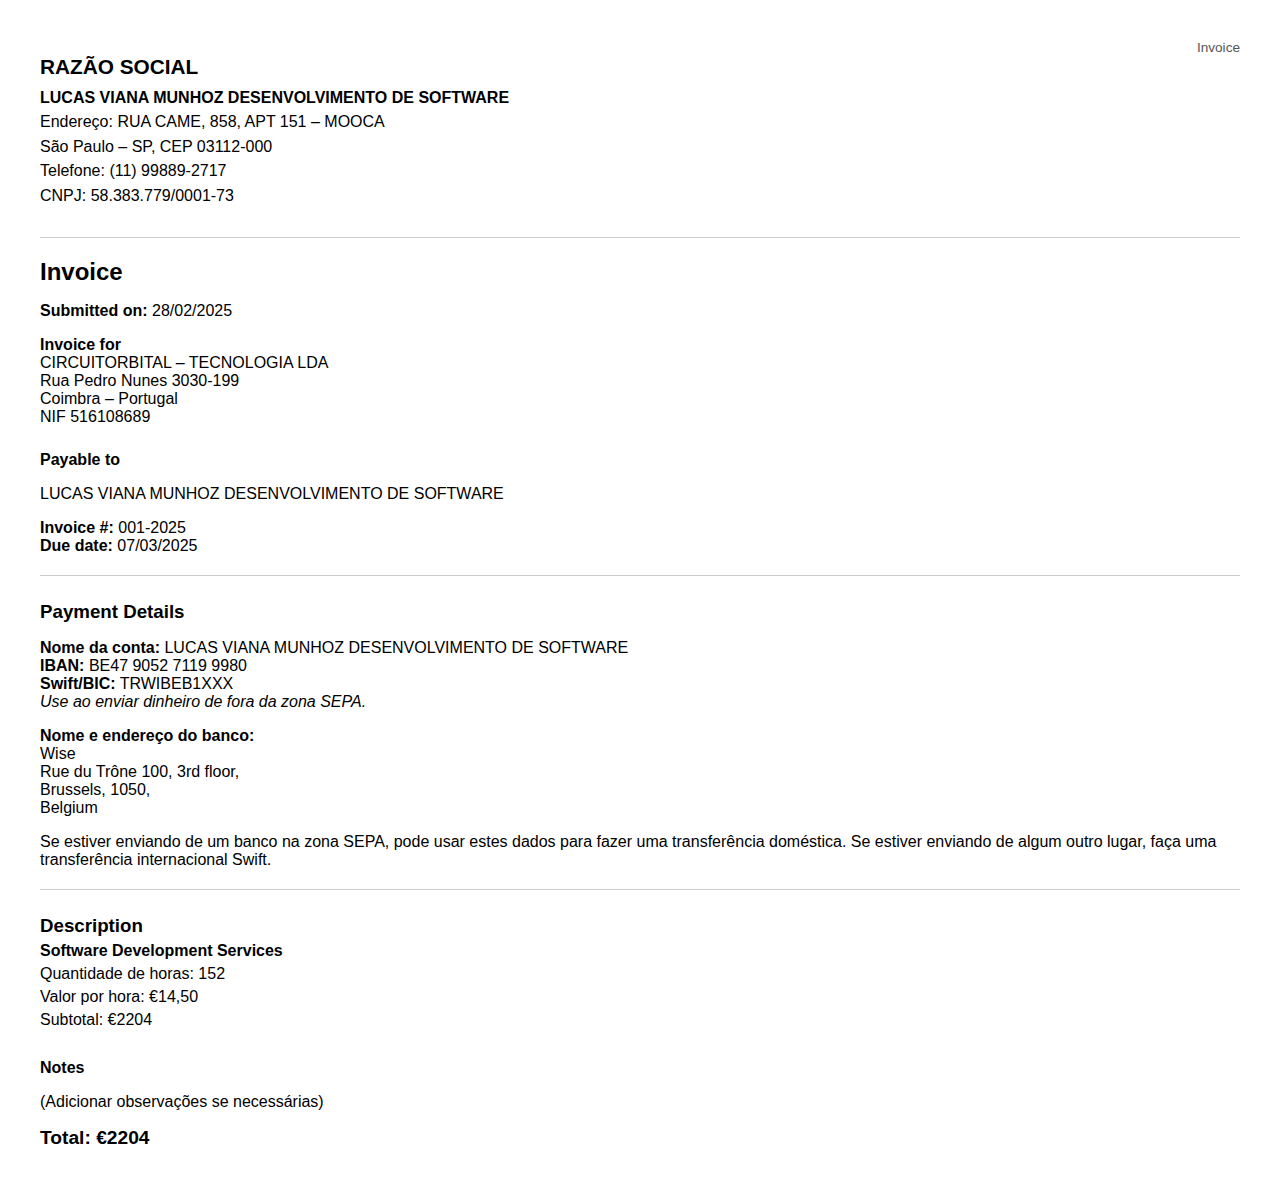
<file: invoice.html>
<!DOCTYPE html>
<html lang="pt-BR">
<head>
  <meta charset="UTF-8">
  <title>Invoice #002-2025</title>

  <style>
    body {
      font-family: Arial, sans-serif;
      margin: 40px;
      color: #000;
    }

    h1, h2, h3, h4, h5, h6 {
      margin: 0;
      padding: 0;
    }

    hr {
      border: none;
      border-top: 1px solid #ccc;
      margin: 20px 0;
    }

    .invoice-header {
      margin-bottom: 30px;
    }

    .invoice-header h1 {
      font-size: 1.3rem;
      font-weight: bold;
      margin-bottom: 8px;
    }

    .invoice-header p {
      margin: 2px 0;
      line-height: 1.4;
    }

    .section-title {
      font-weight: bold;
      margin-bottom: 5px;
      margin-top: 25px;
    }

    .field-label {
      font-weight: bold;
    }

    .description-section {
      margin-top: 15px;
    }

    .description-section p {
      margin: 5px 0;
    }

    .total-section {
      margin-top: 30px;
    }

    .total-section h3 {
      font-size: 1.2rem;
      margin-top: 10px;
    }

    /* Pequeno cabeçalho lateral para data/hora no canto superior esquerdo */
    .top-left-info {
      font-size: 0.85rem;
      color: #555;
      float: left;
    }
    .top-right-title {
      float: right;
      font-size: 0.85rem;
      color: #555;
    }

    /* Limpar floats */
    .clearfix::after {
      content: "";
      display: table;
      clear: both;
    }
  </style>
</head>
<body>

 
  <div class="top-right-title">
    Invoice
  </div>
  <div class="clearfix"></div>

  <div class="invoice-header">
    <h1>RAZÃO SOCIAL</h1>
    <p><strong>LUCAS VIANA MUNHOZ DESENVOLVIMENTO DE SOFTWARE</strong></p>
    <p>Endereço: RUA CAME, 858, APT 151 – MOOCA</p>
    <p>São Paulo – SP, CEP 03112-000</p>
    <p>Telefone: (11) 99889-2717</p>
    <p>CNPJ: 58.383.779/0001-73</p>
  </div>

  <hr>

  <h2>Invoice</h2>
  <p><strong>Submitted on:</strong> 28/02/2025</p>

  <p><strong>Invoice for</strong><br>
     CIRCUITORBITAL – TECNOLOGIA LDA <br>
     Rua Pedro Nunes 3030-199 <br>
     Coimbra – Portugal <br>
     NIF 516108689
  </p>

  <p class="section-title">Payable to</p>
  <p>LUCAS VIANA MUNHOZ DESENVOLVIMENTO DE SOFTWARE</p>

  <p>
    <strong>Invoice #:</strong> 001-2025 <br>
    <strong>Due date:</strong> 07/03/2025
  </p>

  <hr>

  <h3 class="section-title">Payment Details</h3>
  <p>
    <strong>Nome da conta:</strong> LUCAS VIANA MUNHOZ DESENVOLVIMENTO DE SOFTWARE<br>
    <strong>IBAN:</strong> BE47 9052 7119 9980<br>
    <strong>Swift/BIC:</strong> TRWIBEB1XXX<br>
    <em>Use ao enviar dinheiro de fora da zona SEPA.</em>
  </p>

  <p>
    <strong>Nome e endereço do banco:</strong><br>
    Wise <br>
    Rue du Trône 100, 3rd floor,<br>
    Brussels, 1050,<br>
    Belgium
  </p>

  <p>
    Se estiver enviando de um banco na zona SEPA, pode usar estes dados para fazer uma
    transferência doméstica. Se estiver enviando de algum outro lugar, faça uma 
    transferência internacional Swift.
  </p>

  <hr>

  <div class="description-section">
    <h3 class="section-title">Description</h3>
    <p><strong>Software Development Services</strong></p>
    <p>Quantidade de horas: 152</p>
    <p>Valor por hora: €14,50</p>
    <p>Subtotal: €2204</p>
  </div>

  <div class="total-section">
    <h4>Notes</h4>
    <p>(Adicionar observações se necessárias)</p>

    <h3>Total: €2204</h3>
  </div>

</body>
</html>
</file>
